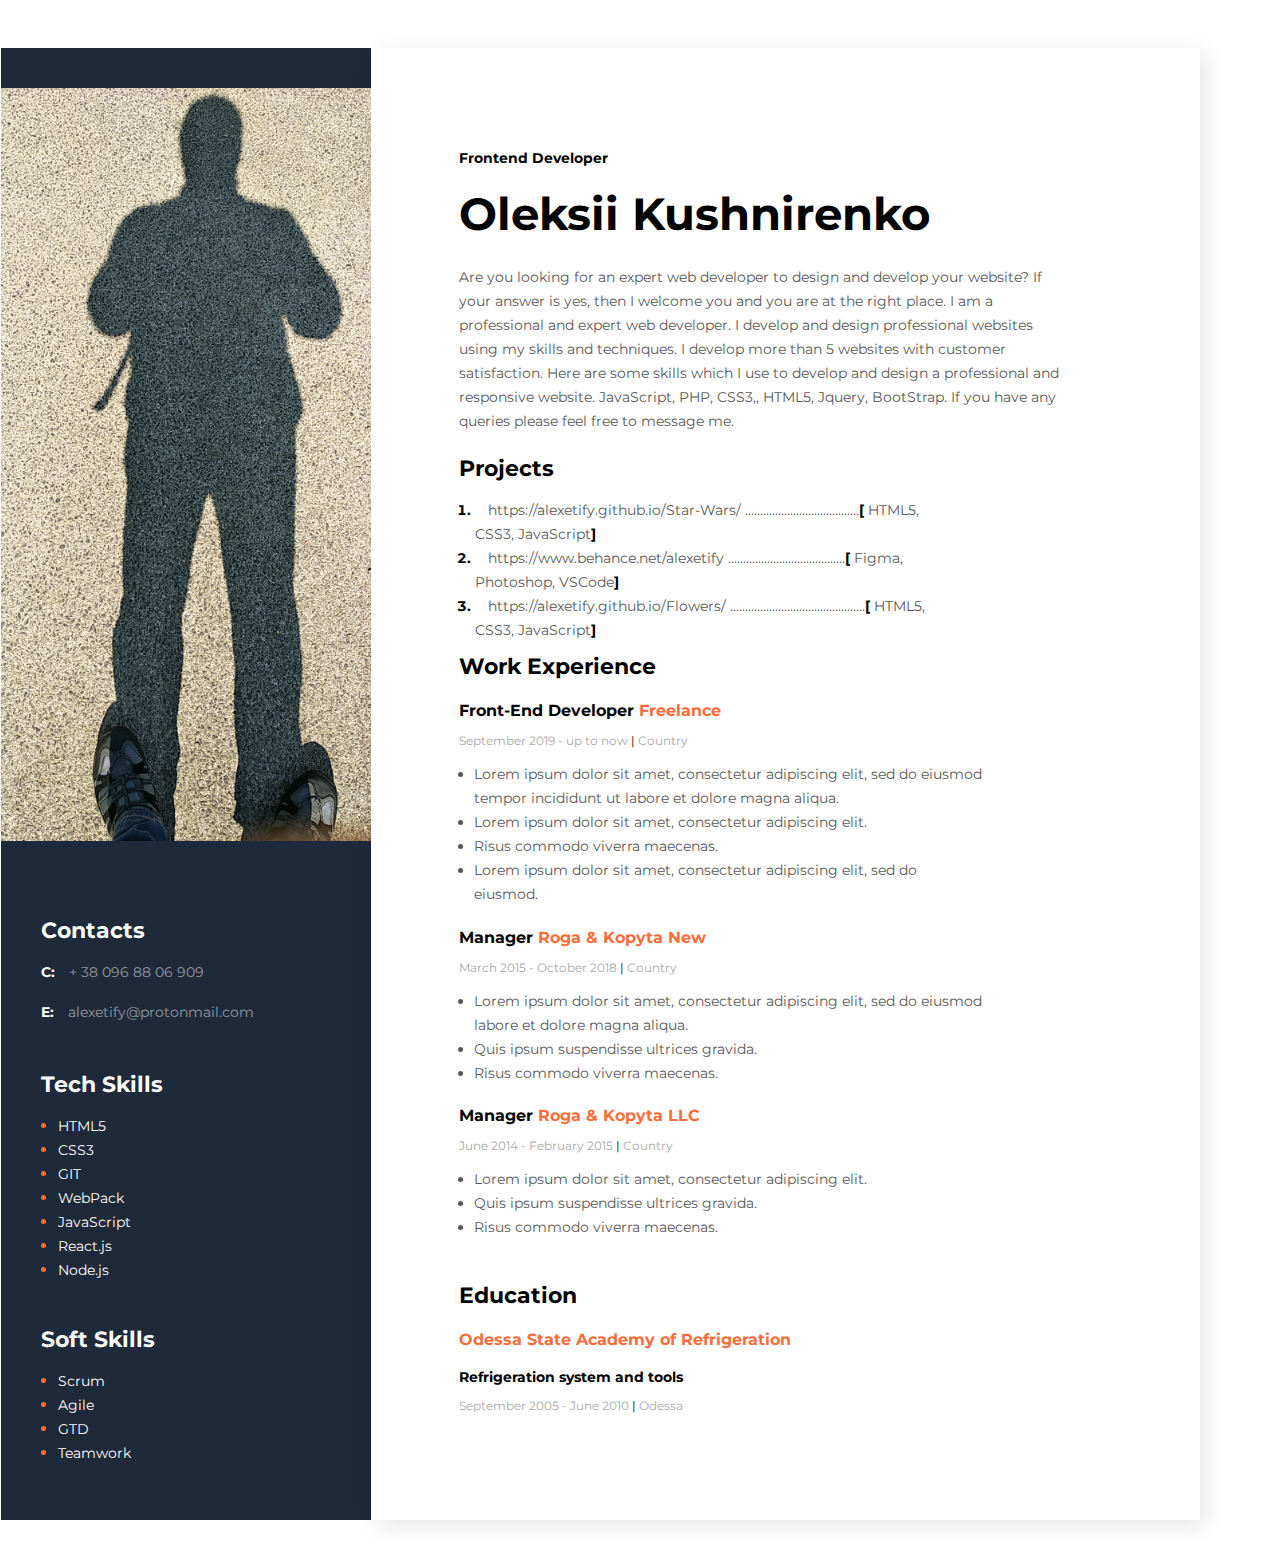
<file: portfolio.html>
<!DOCTYPE html>
<html lang="en">
<head>
    <meta charset="UTF-8">
    <meta http-equiv="X-UA-Compatible" content="IE=edge">
    <meta name="viewport" content="width=device-width, initial-scale=1.0">
    <link rel="preconnect" href="https://fonts.googleapis.com">
    <link rel="preconnect" href="https://fonts.gstatic.com" crossorigin>
    <link href="https://fonts.googleapis.com/css2?family=Montserrat:wght@400;700&display=swap" rel="stylesheet">
    <link rel="stylesheet" href="css/styles.css">
    <title>Resume</title>
</head>
<body>
    <!-- Main -->
    
    <div class="main">
        <!-- Main content -->
        <div class="main_content">
            <!-- About user -->
            <div class="about">
                <h2 class="about_position">Frontend Developer</h2>
                <a href="./index.html" class="home"><h1 class="about_name">Oleksii Kushnirenko</h1></a>
                <p class="about_text">Are you looking for an expert web developer to design and develop your website? 
                    If your answer is yes, then I welcome you and you are at the right place.
                    I am a professional and expert web developer. 
                    I develop and design professional websites using my skills and techniques. 
                    I develop more than 5 websites with customer satisfaction. 
                    Here are some skills which I use to develop and design a professional and responsive website.
                    JavaScript, PHP, CSS3,, HTML5, Jquery, BootStrap. 
                    If you have any queries please feel free to message me.
                    
                     </p>
            </div>
            <!-- Projects -->
            <div class="projects">
                <h3 class="projects_title">Projects</h3>
                <ol class="projects_list">
                    <li class="projects_item">
                        <span class="projects_text"><a href="https://alexetify.github.io/Star-Wars/" class="link">https://alexetify.github.io/Star-Wars/</a>
                            ......................................<span class="brackets">[</span> HTML5, CSS3, JavaScript<span class="brackets">]</span></span>
                    </li>
                    <li class="projects_item">
                        <span class="projects_text"><a href="https://www.behance.net/alexetify/" class="link">https://www.behance.net/alexetify</a>
                         .......................................<span class="brackets">[</span> Figma, Photoshop, VSCode<span class="brackets">]</span></span>
                    </li>
                    <li class="projects_item">
                        <span class="projects_text"><a href="https://alexetify.github.io/Flowers/" class="link">https://alexetify.github.io/Flowers/</a>
                        .............................................<span class="brackets">[</span> HTML5, CSS3, JavaScript<span class="brackets">]</span></span>
                    </li>
                </ol>
            </div>
            <!-- Work Experience -->
            <div class="work">
                <h3 class="title">Work Experience</h3>
                <!-- Company 1 -->
                <div class="company1">
                    <h4 class="work_position">Front-End Developer <span class="color_orange">Freelance </span></h4>
                    <p class="work_text">September 2019 - up to now   <span class="line">|</span>   Country</p>
                    <ul class="company1_description">
                        <li>Lorem ipsum dolor sit amet, consectetur adipiscing elit, sed do eiusmod tempor incididunt ut labore et dolore magna aliqua. </li>
                        <li>Lorem ipsum dolor sit amet, consectetur adipiscing elit.</li>
                        <li>Risus commodo viverra maecenas. </li>
                        <li>Lorem ipsum dolor sit amet, consectetur adipiscing elit, sed do eiusmod. </li>
                    </ul>

                </div>
                <!-- Company 2 -->
                <div class="company2"> 
                    <h4 class="work_position">Manager <span class="color_orange">Roga & Kopyta New</span></h4>
                    <p class="work_text">March 2015 - October 2018   <span class="line">|</span>   Country</p>
                    <ul class="company2_description">
                        <li>Lorem ipsum dolor sit amet, consectetur adipiscing elit, sed do eiusmod labore et dolore magna aliqua. </li>
                        <li>Quis ipsum suspendisse ultrices gravida.</li>
                        <li>Risus commodo viverra maecenas. </li>
                    </ul>

                </div>
                <!-- Company 3 -->
                <div class="company3">
                    <h4 class="work_position">Manager <span class="color_orange">Roga & Kopyta LLC</span> </h4>
                    <p class="work_text">June 2014 - February 2015   <span class="line">|</span>   Country</p>
                    <ul class="company3_description">
                        <li>Lorem ipsum dolor sit amet, consectetur adipiscing elit. </li>
                        <li>Quis ipsum suspendisse ultrices gravida.</li>
                        <li>Risus commodo viverra maecenas. </li>
                    </ul>

                </div>
                
        </div>
        <!-- Education -->
        <div class="education">
            <h3 class="title">Education</h3>
            <h4 class="education_text1">Odessa State Academy of Refrigeration</h4>
            <h4 class="education_text2">Refrigeration system and tools</h4>
            <p class="work_text">September 2005 - June 2010   <span class="line">|</span>   Odessa</p>
        </div>
        </div>
        <!-- Sidebar -->
        <aside class="sidebar">
            <img src="images/My_photo.jpg" alt="My photo" class="photo">
            <!-- Contacts -->
            
            <div class="contacts">
                <h3 class="sidebar_title">Contacts</h3>
                <p class="contacts_text">
                    <span class="contact_type"> C:</span>
                     <a href="tel:+380968806909" class="contact_link_tel">+ 38 096 88 06 909</a>
                </p>
                   <p>
                    <span class="contact_type"> E: </span>
                   <a href="mailto:alexetify@protonmail.com" class="contact_link">alexetify@protonmail.com</a>
                </p>
            </div>
            <!-- Tech Skills -->
            <div class="tech_skills">
                <h3 class="sidebar_title">Tech Skills</h3>
                <ul class="tech_skills_list">
                    <li class="tech_skills_item"><span class="tech_skills_text">HTML5</span></li>
                    <li class="tech_skills_item"><span class="tech_skills_text">CSS3</span></li>
                    <li class="tech_skills_item"><span class="tech_skills_text">GIT</span></li>
                    <li class="tech_skills_item"><span class="tech_skills_text">WebPack</span></li>
                    <li class="tech_skills_item"><span class="tech_skills_text">JavaScript</span></li>
                    <li class="tech_skills_item"><span class="tech_skills_text">React.js</span></li>
                    <li class="tech_skills_item"><span class="tech_skills_text">Node.js</span></li>
                </ul>
            </div>
            <!-- Soft Skills -->
            <div class="soft_skills">
                <h3 class="sidebar_title">Soft Skills</h3>
                <ul class="soft_skills_list">
                    <li class="soft_skills_item"><span class="soft_skills_text">Scrum</span></li>
                    <li class="soft_skills_item"><span class="soft_skills_text">Agile</span></li>
                    <li class="soft_skills_item"><span class="soft_skills_text">GTD</span></li>
                    <li class="soft_skills_item"><span class="soft_skills_text">Teamwork</span></li>
                </ul>
            </div>
        </aside>
    </div>
    
</body>
</html>
</file>
<file: css/styles.css>
body
{
    
    font-family: 'Montserrat', sans-serif;
    color: #000000  ;
}
.main 
{
    display: flex;
    flex-direction: row-reverse;
    width: 1200px;
    
    margin: 0 auto;
}
.main_content
{
    background: white;
    box-shadow: 6px 6px 20px rgba(0, 0, 0, 0.1);
    margin-top: 40px;
    margin-bottom: 40px;
    margin-right: 40px;
    
}
p 
{
    color: #595959;
}
.home
{
    text-decoration-line: none;
}
.about_name 
{
    font-style: normal;
    font-weight: 700;
    font-size: 45px;
    line-height: 55px;
    color: black;
    margin-top: 19px;
    margin-bottom: 24px;
    margin-left: 88px;

}
.about_name:hover
{
    color: #FB6D3A;
    text-decoration: underline;
}
.about_position
{
    font-style: normal;
    font-weight: 700;
    font-size: 14px;
    line-height: 17px;
    margin-top: 102px;
    margin-bottom: 19px;
    margin-left: 88px;

}
.about_text
{
    
    width: 600px;
    font-style: normal;
    font-weight: 400;
    font-size: 14px;
    line-height: 24px;
    margin-left: 88px;
}

.projects
{
    width: 485px;
    height: 107px;
    left: 498px;
    top: 412px;
    margin-bottom: 91px;
    
}
.title
{
    font-style: normal;
    font-weight: 700;
    font-size: 22px;
    line-height: 27px;
    margin-bottom: 8px;
}
.projects_title
{
    font-style: normal;
    font-weight: 700;
    font-size: 22px;
    line-height: 27px;
    margin-bottom: 8px;
    margin-left: 88px;  
}
.projects_list
{
    padding: 0;
    margin-left: 104px;
    width: 485px;
    

}
.projects_item
{
    color: black;
    font-style: normal;
    font-weight: 700;
    font-size: 14px;
    line-height: 24px;
    
    
}

.projects_text, .link
{
    color: #595959;
    font-style: normal;
    font-weight: 400;
    font-size: 14px;
    line-height: 24px;
    text-decoration: none;
    
}
.link 
{
    margin-left: 13px;
}
.link:hover
{
    color: #FB6D3A;
    text-decoration: underline;
}
.brackets
{
    font-style: normal;
    font-weight: 700;
    font-size: 14px;
    line-height: 24px;
    color: #000000;
}
.work
{
    
    margin-left: 88px;
    margin-right: 217px;
}

.work_position
{
    font-style: normal;
    font-weight: 700;
    font-size: 16px;
    line-height: 20px;
    margin-bottom: 11px;
}
.work_text
{
    font-style: normal;
    font-weight: 400;
    font-size: 12px;
    line-height: 15px;
    color: #A8A8A8;
    margin-bottom: 8px;
}
.line
{
    
    color: #000000;

}
.company1
{
    margin-bottom: 16px;
}
.company2
{
    margin-bottom: 21px;
}
.company3
{
    margin-bottom: 43px;
}

.company1_description, .company2_description, .company3_description
{
    width: 509px;
    padding: 0;
    margin-left: 15px;
    color: #595959;
    font-style: normal;
    font-weight: 400;
    font-size: 14px;
    line-height: 24px;
}


.color_orange
{
    color: #FB6D3A;;
}
.education 
{
    margin-left: 88px;
    margin-bottom: 107px;
}

.education_text1
{
    font-style: normal;
    font-weight: 700;
    font-size: 16px;
    line-height: 20px;
    color: #FB6D3A;
    margin-bottom: 11px;
}
.education_text2
{
    font-style: normal;
    font-weight: 700;
    font-size: 14px;
    line-height: 17px;
    margin-bottom: 12px;
}
.sidebar
{
    background: #1E2939;
    margin-top:  40px;
    margin-left: 40px;
    margin-bottom: 40px;
    width: 370px;
}
.photo
{
    margin-top: 40px;
    width: 370px;
    margin-bottom: 50px;
}
.contacts, .tech_skills, .soft_skills
{
    margin-left: 40px;
}
.contacts
{
    margin-bottom: 47px;
}
.sidebar_title
{
    font-style: normal;
    font-weight: 700;
    font-size: 22px;
    line-height: 27px;
    color: white;
    margin-bottom: 10px;
    
}
.contact_type
{
    font-style: normal;
    font-weight: 700;
    font-size: 14px;
    line-height: 24px;
    color: #FFFFFF;
    margin-right: 10px;
}
.contact_link_tel
{
    text-decoration: none;
    font-style: normal;
    font-weight: 400;
    font-size: 14px;
    line-height: 24px;
    color: #FFFFFF;
    opacity: 0.5;
}
.contact_link_tel:hover
{
    color: #FB6D3A;
}
.contact_link
{
    font-style: normal;
    font-weight: 400;
    font-size: 14px;
    line-height: 24px;
    color: #FFFFFF;
    opacity: 0.5;
    text-decoration: none;
}
.contact_link:hover
{
    color: #FB6D3A;
    text-decoration: underline;
}
.tech_skills
{
    margin-bottom: 44px;
}
.tech_skills_list, .soft_skills_list
{
    color: white;
    padding: 0;
    margin-left: 17px;
}
.tech_skills_item, .soft_skills_item
{
    color: #FB6D3A;
}
.tech_skills_text, .soft_skills_text
{
    color: white;
    font-style: normal;
    font-weight: 400;
    font-size: 14px;
    line-height: 24px;
}
</file>
